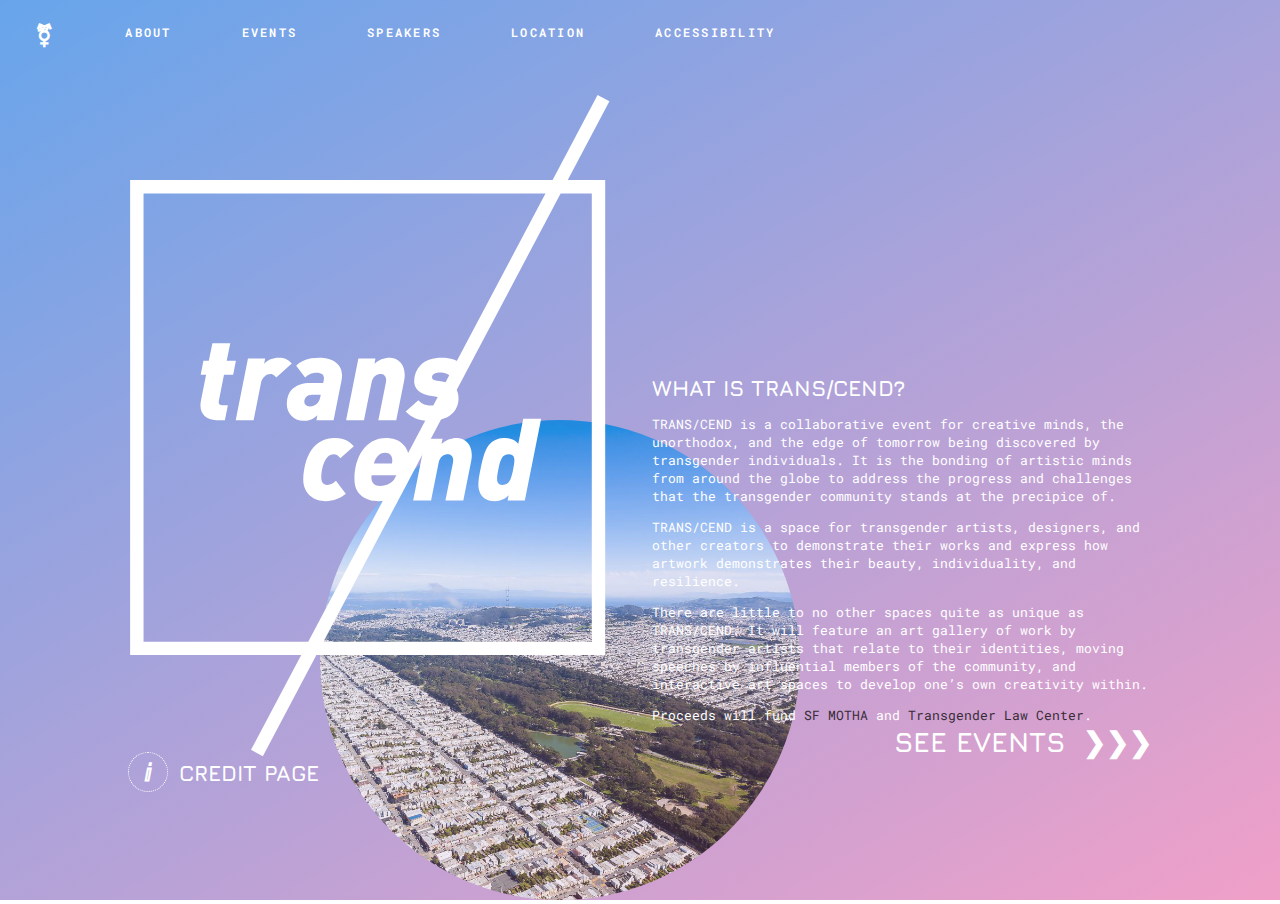
<file: html/about.html>
<!DOCTYPE html>
<html lang="en">

<head>
    <meta charset="utf-8">
    <title>TRANSCEND</title>
    <meta name="viewport" content="width=device-width, initial-scale=1">
    <link rel="stylesheet" href="../css/main.css">
    <link rel="apple-touch-icon" sizes="180x180" href="../img/favicon/apple-touch-icon.png">
    <link rel="icon" type="image/png" sizes="32x32" href="../img/favicon/favicon-32x32.png">
    <link rel="icon" type="image/png" sizes="16x16" href="../img/favicon/favicon-16x16.png">
</head>

<body>

    <nav>
        <div class="nav_button">
            <a href="../index.html">
                <span style="font-size: 22px">&#9895;</span>
            </a>
        </div>
        <div class="nav_button">
            <a href="#">About</a>
        </div>
        <div class="nav_button">
            <a href="events.html">Events</a>
        </div>
        <div class="nav_button">
            <a href="speakers.html">Speakers</a>
        </div>
        <div class="nav_button">
            <a href="location.html">Location</a>
        </div>
        <div class="nav_button">
            <a href="access.html">Accessibility</a>
        </div>
    </nav>

    <about>
        <h1>
            WHAT IS TRANS/CEND?
        </h1>
        <p>
            TRANS/CEND is a collaborative event for creative minds, the unorthodox, and the edge of tomorrow being discovered by transgender individuals. It is the bonding of artistic minds from around the globe to address the progress and challenges that the transgender community stands at the precipice of.
        </p>
        <p>
            TRANS/CEND is a space for transgender artists, designers, and other creators to demonstrate their works and express how artwork demonstrates their beauty, individuality, and resilience.
        </p>
        <p>
            There are little to no other spaces quite as unique as TRANS/CEND. It will feature an art gallery of work by transgender artists that relate to their identities, moving speeches by influential members of the community, and interactive art spaces to develop one’s own creativity within.
        </p>
        <p>
            Proceeds will fund <a href="https://www.sfmotha.org/">SF MOTHA</a> and <a href="https://transgenderlawcenter.org/">Transgender Law Center</a>.
        </p>
    </about>

    <div class="next_about_page">
        <a href="events.html">
            <h2>SEE EVENTS&nbsp; &#10095;&#10095;&#10095;</h2>
        </a>
    </div>

    <div class="circle_frame_1">

        <img src="../img/logo_square.svg">

    </div>
    <div class="circle_frame_2"><img src=../img/ggp.jpg> </div> <a href="credit.html">
        <div class="credit_link">
            <h2>&#8520;</h2>
        </div>
        <div class="credit_ex">
            <h1>credit page</h1>
        </div>
        </a>



</body></html>
</file>
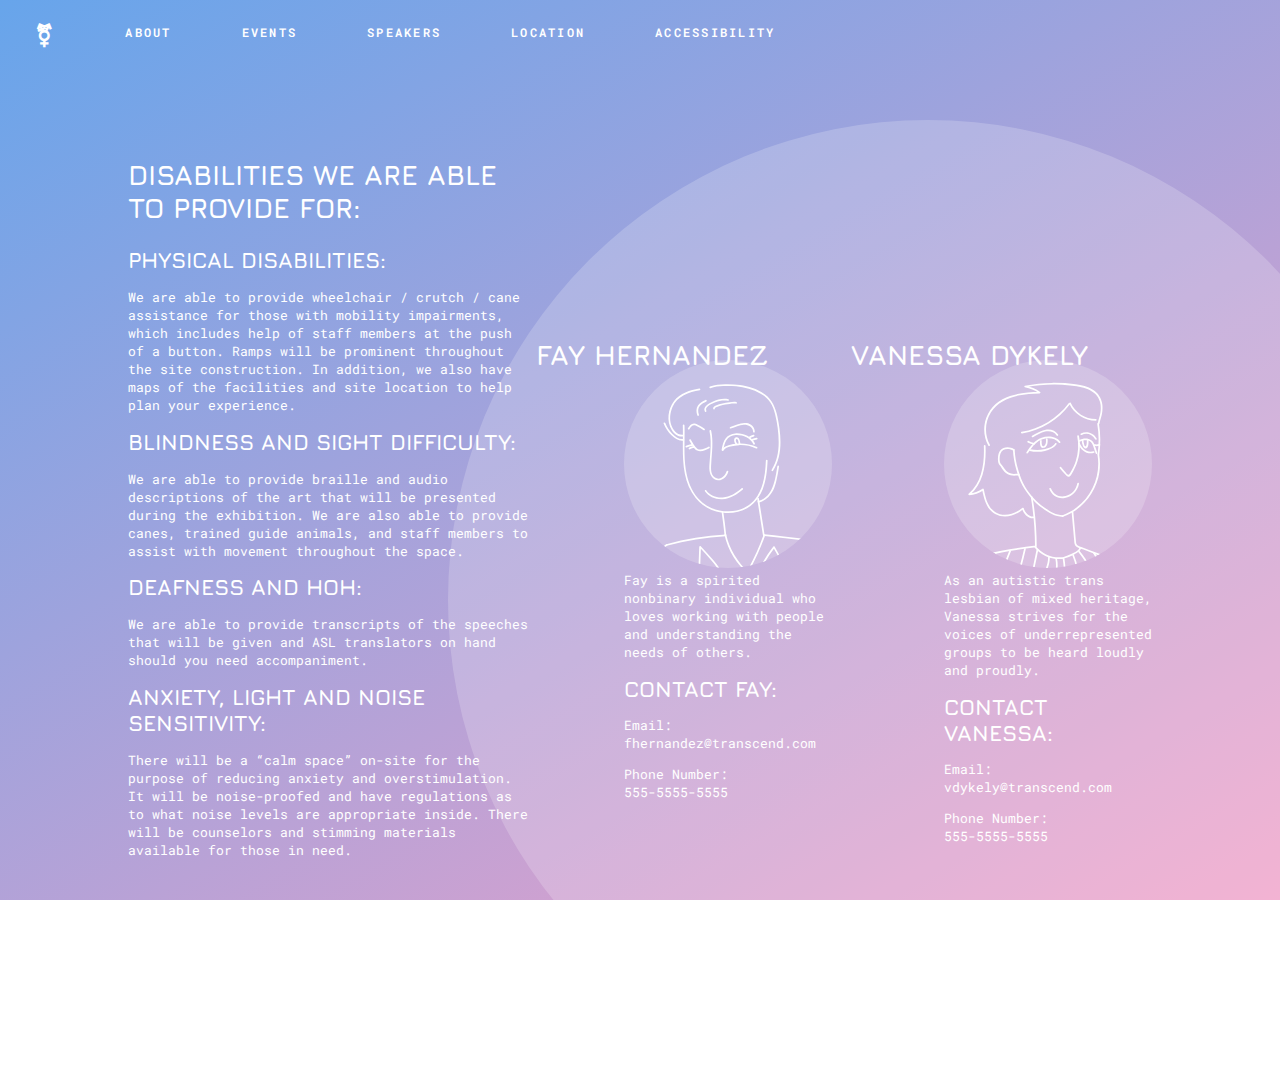
<file: html/access.html>
<!DOCTYPE html>
<html lang="en">

<head>
    <meta charset="utf-8">
    <title>TRANSCEND</title>
    <meta name="viewport" content="width=device-width, initial-scale=1">
    <link rel="stylesheet" href="../css/access_unique.css">
    <link rel="apple-touch-icon" sizes="180x180" href="../img/favicon/apple-touch-icon.png">
    <link rel="icon" type="image/png" sizes="32x32" href="../img/favicon/favicon-32x32.png">
    <link rel="icon" type="image/png" sizes="16x16" href="../img/favicon/favicon-16x16.png">
</head>

<body>

    <nav>
        <div class="nav_button">
            <a href="../index.html">
                <span style="font-size: 22px">&#9895;</span>
            </a>
        </div>
        <div class="nav_button">
            <a href="about.html">About</a>
        </div>
        <div class="nav_button">
            <a href="events.html">Events</a>
        </div>
        <div class="nav_button">
            <a href="speakers.html">Speakers</a>
        </div>
        <div class="nav_button">
            <a href="location.html">Location</a>
        </div>
        <div class="nav_button">
            <a href="#">Accessibility</a>
        </div>
    </nav>


    <div class="circle_frame_access"></div>

    <div class="circle_frame_access_1">

        <img src="../img/fae.svg">

    </div>
    <div class="access_1">
        <h2>FAY HERNANDEZ</h2>
    </div>
    <div class="access_1_text">
        <p>Fay is a spirited nonbinary individual who loves working with people and understanding the needs of others.</p>
        <h1>CONTACT FAY:</h1>
        <p>Email: <br>fhernandez@transcend.com</p>
        <p>Phone Number: <br>555-5555-5555</p>
    </div>

    <div class="circle_frame_access_2">
        <img src="../img/vanessa.svg">
    </div>
    <div class="access_2">
        <h2>VANESSA DYKELY</h2>
    </div>
    <div class="access_2_text">
        <p>As an autistic trans lesbian of mixed heritage, Vanessa strives for the voices of underrepresented groups to be heard loudly and proudly.</p>

        <h1>CONTACT VANESSA:</h1>
        <p>Email: <br>vdykely@transcend.com</p>
        <p>Phone Number: <br>555-5555-5555</p>
    </div>


    <div class="access_about">
        <h2>DISABILITIES WE ARE ABLE TO PROVIDE FOR:</h2>
        <h1>Physical Disabilities:</h1>
        <p>
            We are able to provide wheelchair / crutch / cane assistance for those with mobility impairments, which includes help of staff members at the push of a button. Ramps will be prominent throughout the site construction. In addition, we also have maps of the facilities and site location to help plan your experience.
        </p>
        <h1>Blindness and Sight Difficulty:</h1>
        <p>We are able to provide braille and audio descriptions of the art that will be presented during the exhibition. We are also able to provide canes, trained guide animals, and staff members to assist with movement throughout the space.</p>
        <h1>Deafness and HOH:</h1>
        <p>We are able to provide transcripts of the speeches that will be given and ASL translators on hand should you need accompaniment.</p>
        <h1>Anxiety, Light and Noise Sensitivity:</h1>
        <p>There will be a “calm space” on-site for the purpose of reducing anxiety and overstimulation. It will be noise-proofed and have regulations as to what noise levels are appropriate inside. There will be counselors and stimming materials available for those in need.</p>

        <div class="access_info">
            <h2>CONTACT OUR ACCESSIBILITY CHAIRS for further information:</h2>
            <h2>FAY HERNANDEZ</h2>
            <p>Fay is a spirited nonbinary individual who loves working with people and understanding the needs of others.</p>
            <h1>CONTACT FAY:</h1>
            <p>Email: <br>fhernandez@transcend.com</p>
            <p>Phone Number: <br>555-5555-5555</p>
            <br><br>
            <h2>VANESSA DYKELY</h2>
            <p>As an autistic trans lesbian of mixed heritage, Vanessa strives for the voices of underrepresented groups to be heard loudly and proudly.</p>
            <h1>CONTACT VANESSA:</h1>
            <p>Email: <br>vdykely@transcend.com</p>
            <p>Phone Number: <br>555-5555-5555</p>
        </div>

    </div>

</body></html>
</file>
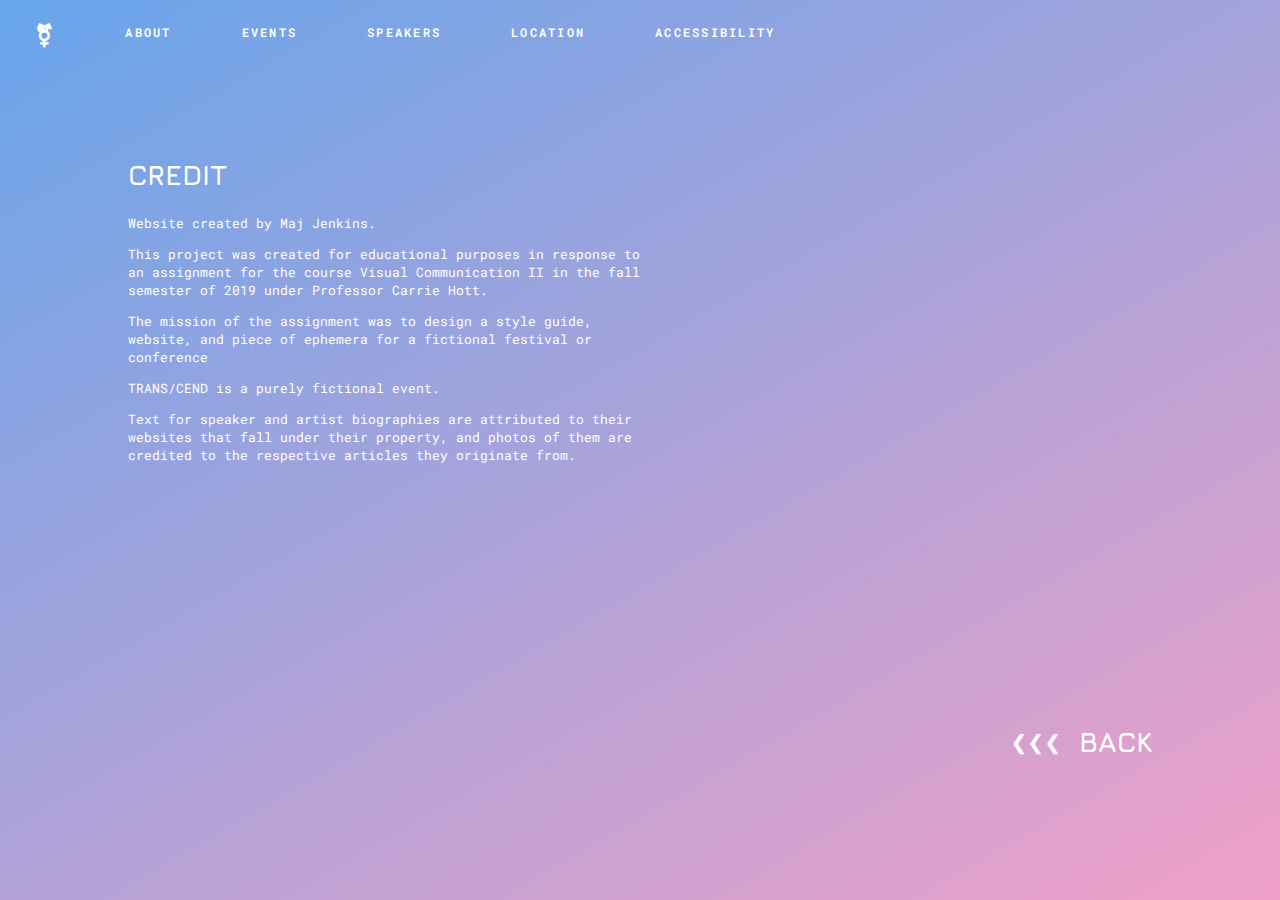
<file: html/credit.html>
<!DOCTYPE html>
<html lang="en">

<head>
    <meta charset="utf-8">
    <title>TRANSCEND</title>
    <meta name="viewport" content="width=device-width, initial-scale=1">
    <link rel="stylesheet" href="../css/main.css">
    <link rel="apple-touch-icon" sizes="180x180" href="../img/favicon/apple-touch-icon.png">
    <link rel="icon" type="image/png" sizes="32x32" href="../img/favicon/favicon-32x32.png">
    <link rel="icon" type="image/png" sizes="16x16" href="../img/favicon/favicon-16x16.png">
</head>

<body>

    <nav>
        <div class="nav_button">
            <a href="../index.html">
                <span style="font-size: 22px">&#9895;</span>
            </a>
        </div>
        <div class="nav_button">
            <a href="about.html">About</a>
        </div>
        <div class="nav_button">
            <a href="events.html">Events</a>
        </div>
        <div class="nav_button">
            <a href="speakers.html">Speakers</a>
        </div>
        <div class="nav_button">
            <a href="location.html">Location</a>
        </div>
        <div class="nav_button">
            <a href="access.html">Accessibility</a>
        </div>
    </nav>

    <div class="credit">
        <h2>CREDIT</h2>
        <p>Website created by Maj Jenkins.</p>
        <p>This project was created for educational purposes in response to an assignment for the course Visual Communication II in the fall semester of 2019 under Professor Carrie Hott.</p>
        <p>The mission of the assignment was to design a style guide, website, and piece of ephemera for a fictional festival or conference</p>
        <p>TRANS/CEND is a purely fictional event.</p>
        <p>Text for speaker and artist biographies are attributed to their websites that fall under their property, and photos of them are credited to the respective articles they originate from.</p>
    </div>

    <div class="credit_back">
        <a href="about.html">
            <h2>&#x276E;&#x276E;&#x276E;&nbsp; BACK</h2>
        </a>
    </div>

</body></html>
</file>
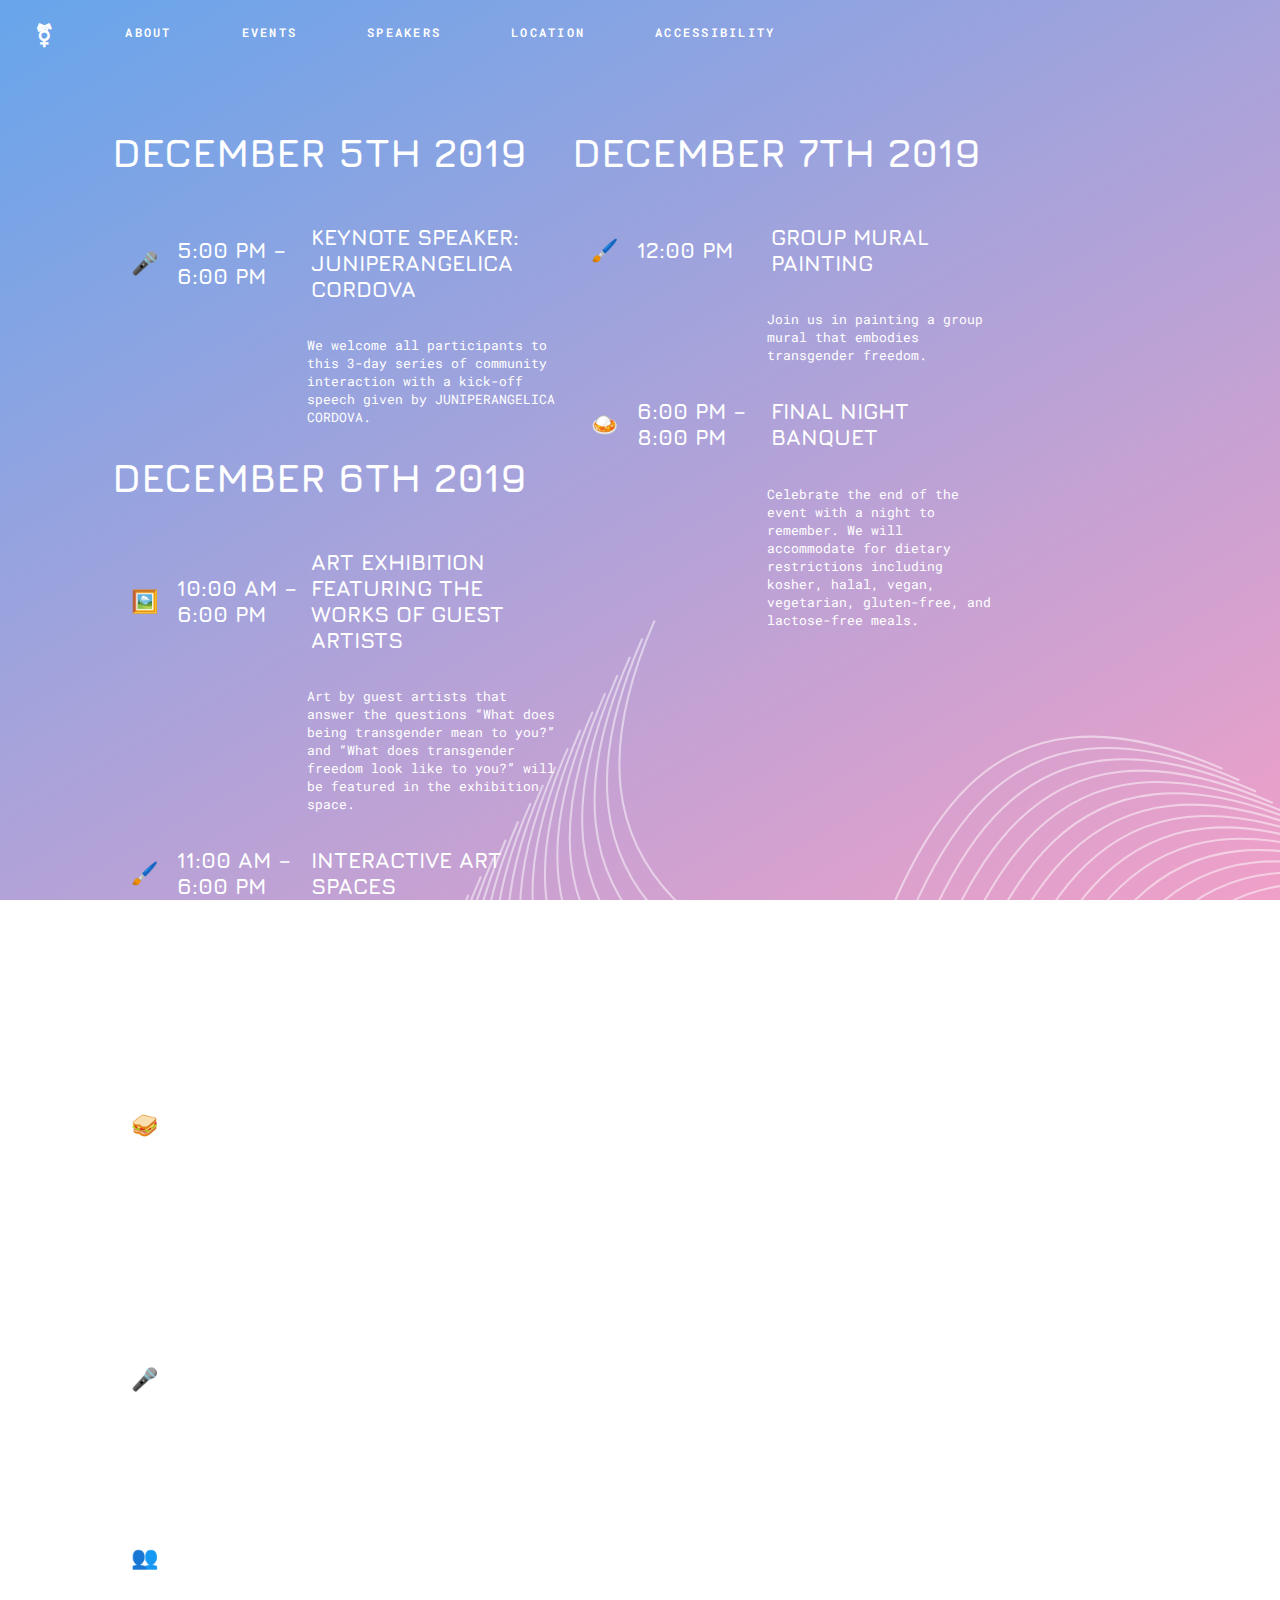
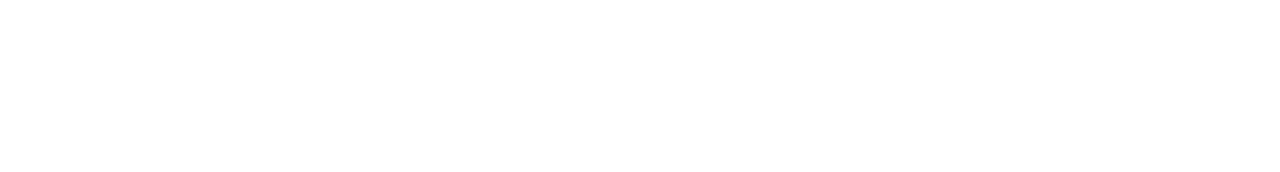
<file: html/events.html>
<!DOCTYPE html>
<html lang="en">

<head>
    <meta charset="utf-8">
    <title>TRANSCEND</title>
    <meta name="viewport" content="width=device-width, initial-scale=1">
    <link rel="stylesheet" href="../css/main.css">
    <link rel="apple-touch-icon" sizes="180x180" href="../img/favicon/apple-touch-icon.png">
    <link rel="icon" type="image/png" sizes="32x32" href="../img/favicon/favicon-32x32.png">
    <link rel="icon" type="image/png" sizes="16x16" href="../img/favicon/favicon-16x16.png">
</head>

<body>

    <nav>
        <div class="nav_button">
            <a href="../index.html">
                <span style="font-size: 22px">&#9895;</span>
            </a>
        </div>
        <div class="nav_button">
            <a href="about.html">About</a>
        </div>
        <div class="nav_button">
            <a href="#">Events</a>
        </div>
        <div class="nav_button">
            <a href="speakers.html">Speakers</a>
        </div>
        <div class="nav_button">
            <a href="location.html">Location</a>
        </div>
        <div class="nav_button">
            <a href="access.html">Accessibility</a>
        </div>
    </nav>

    <div id="events">
        <div class="grid-item">
            <h1>DECEMBER 5TH 2019</h1>
            <table>
                <th class="icon">🎤</th>
                <th class="time">
                    5:00 PM – 6:00 PM
                </th>
                <th>
                    <h2>KEYNOTE SPEAKER: JUNIPERANGELICA CORDOVA</h2>
                </th>
            </table>
            <p>We welcome all participants to this 3-day series of community interaction with a kick-off speech given by JUNIPERANGELICA CORDOVA.</p>

            <h1>DECEMBER 6TH 2019</h1>
            <table>
                <th class="icon">🖼️</th>
                <th class="time">
                    10:00 AM – 6:00 PM
                </th>
                <th>
                    <h2>Art Exhibition featuring the works of Guest Artists</h2>
                </th>
            </table>
            <p>Art by guest artists that answer the questions “What does being transgender mean to you?” and “What does transgender freedom look like to you?” will be featured in the exhibition space.</p>

            <table>
                <th class="icon">🖌️</th>
                <th class="time">
                    11:00 AM – 6:00 PM
                </th>
                <th>
                    <h2>Interactive Art Spaces</h2>
                </th>
            </table>
            <p>We invite participants to come into our interactive art spaces to create their own art throughout the day. We will have supplies for the mediums of: painting, drawing, sculpture and pottery, woodcarving, and wax carving.
            </p>

            <table>
                <th class="icon">🥪</th>
                <th class="time">
                    12:00 PM
                </th>
                <th>
                    <h2>Lunch</h2>
                </th>
            </table>
            <p>A time to regenerate our energy with food. We will accommodate for dietary restrictions including kosher, halal, vegan, vegetarian, gluten-free, and lactose-free meals.
            </p>

            <table>
                <th class="icon">🎤</th>
                <th class="time">
                    1:00 PM
                </th>
                <th>
                    <h2>Artist Panel — How can we access transgender resilience through art?
                    </h2>
                </th>
            </table>
            <p>Led by guest artists.</p>

            <table>
                <th class="icon">👥</th>
                <th class="time">
                    2:30 PM –
                    5:00 PM
                </th>
                <th>
                    <h2>Workshop Sessions 1 and 2</h2>
                </th>
            </table>
            <p>Immigration Justice</p>
            <p>Physical Transition(s)</p>
            <p>Racial Intersections</p>
            <p>L with the T: Lesbian Activism</p>
            <p>Nonbinary Activism</p>
        </div>
        <div class="grid-item">
            <h1>DECEMBER 7TH 2019</h1>
            <table>
                <th class="icon">🖌️</th>
                <th class="time">
                    12:00 PM
                </th>
                <th>
                    <h2>Group Mural Painting</h2>
                </th>
            </table>
            <p>Join us in painting a group mural that embodies transgender freedom.</p>

            <table>
                <th class="icon">🍛</th>
                <th class="time">
                    6:00 PM –
                    8:00 PM
                </th>
                <th>
                    <h2>Final Night Banquet</h2>
                </th>
            </table>
            <p>Celebrate the end of the event with a night to remember. We will accommodate for dietary restrictions including kosher, halal, vegan, vegetarian, gluten-free, and lactose-free meals.
            </p>
        </div>
    </div>

    <div class="pattern">
        <img src="../img/Pattern_1.svg">
    </div>


</body></html>
</file>
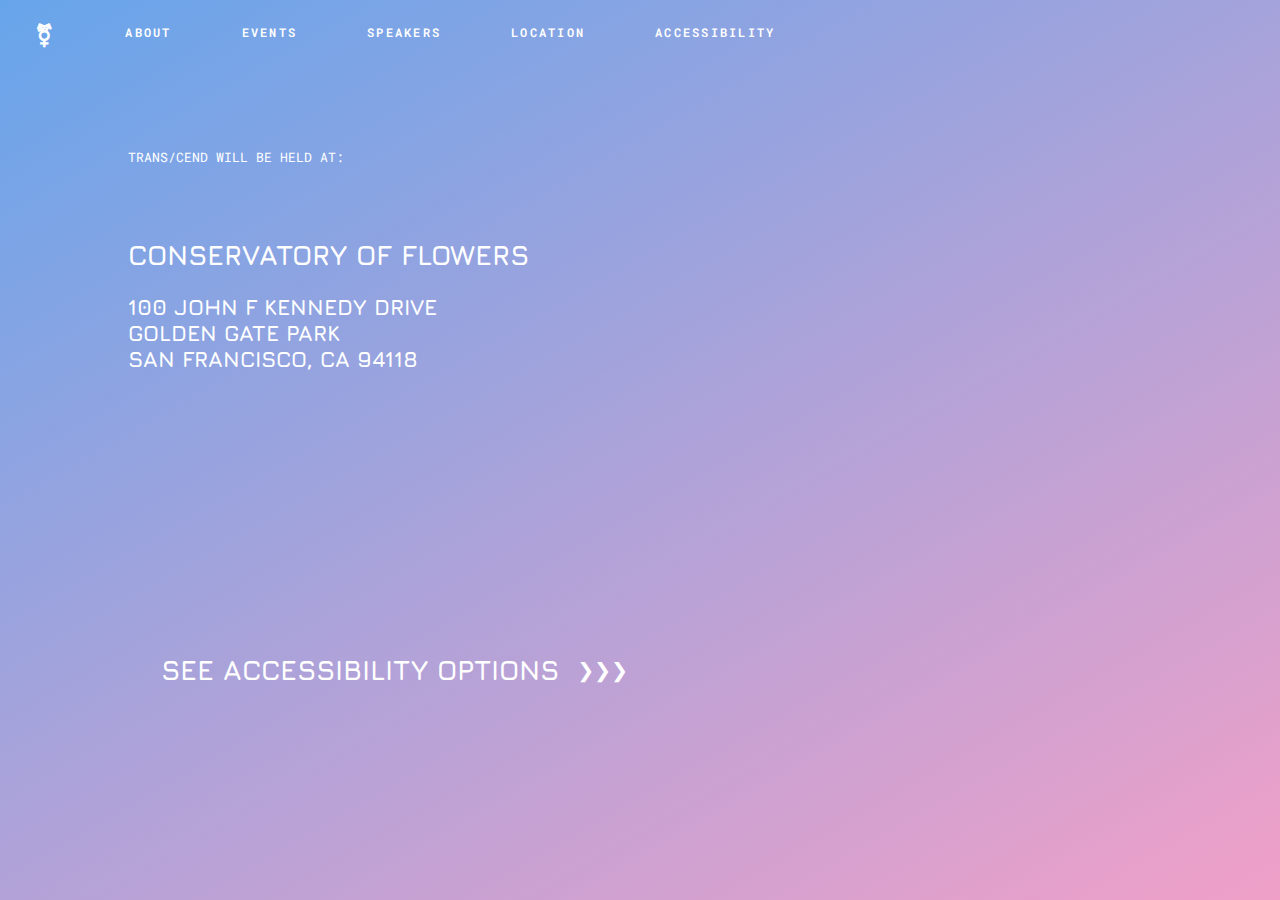
<file: html/location.html>
<!DOCTYPE html>
<html lang="en">

<head>
    <meta charset="utf-8">
    <title>TRANSCEND</title>
    <meta name="viewport" content="width=device-width, initial-scale=1">
    <link rel="stylesheet" href="../css/main.css">
    <link rel="apple-touch-icon" sizes="180x180" href="../img/favicon/apple-touch-icon.png">
    <link rel="icon" type="image/png" sizes="32x32" href="../img/favicon/favicon-32x32.png">
    <link rel="icon" type="image/png" sizes="16x16" href="../img/favicon/favicon-16x16.png">
</head>

<body>

    <nav>
        <div class="nav_button">
            <a href="../index.html">
                <span style="font-size: 22px">&#9895;</span>
            </a>
        </div>
        <div class="nav_button">
            <a href="about.html">About</a>
        </div>
        <div class="nav_button">
            <a href="events.html">Events</a>
        </div>
        <div class="nav_button">
            <a href="speakers.html">Speakers</a>
        </div>
        <div class="nav_button">
            <a href="#">Location</a>
        </div>
        <div class="nav_button">
            <a href="access.html">Accessibility</a>
        </div>
    </nav>



    <div class="location">
        <p>TRANS/CEND WILL BE HELD AT:</p><br><br>
        <h2>Conservatory of Flowers</h2>
        <h1>100 John F Kennedy Drive<br>
            Golden Gate Park<br>
            San Francisco, CA 94118</h1>
    </div>

    <div class="next_location_page">
        <a href="access.html">
            <h2>SEE ACCESSIBILITY OPTIONS&nbsp; &#10095;&#10095;&#10095;</h2>
        </a>
    </div>

    <iframe src="https://www.google.com/maps/embed?pb=!4v1574304331322!6m8!1m7!1s0gLOk5AChBlZDcVguhHoaw!2m2!1d37.772012319034!2d-122.4600836977249!3f342.94887400702464!4f-3.5980991373773605!5f0.7820865974627469" width="700" height="700" frameborder="0" style="border:0;" allowfullscreen=""></iframe>


</body></html>
</file>
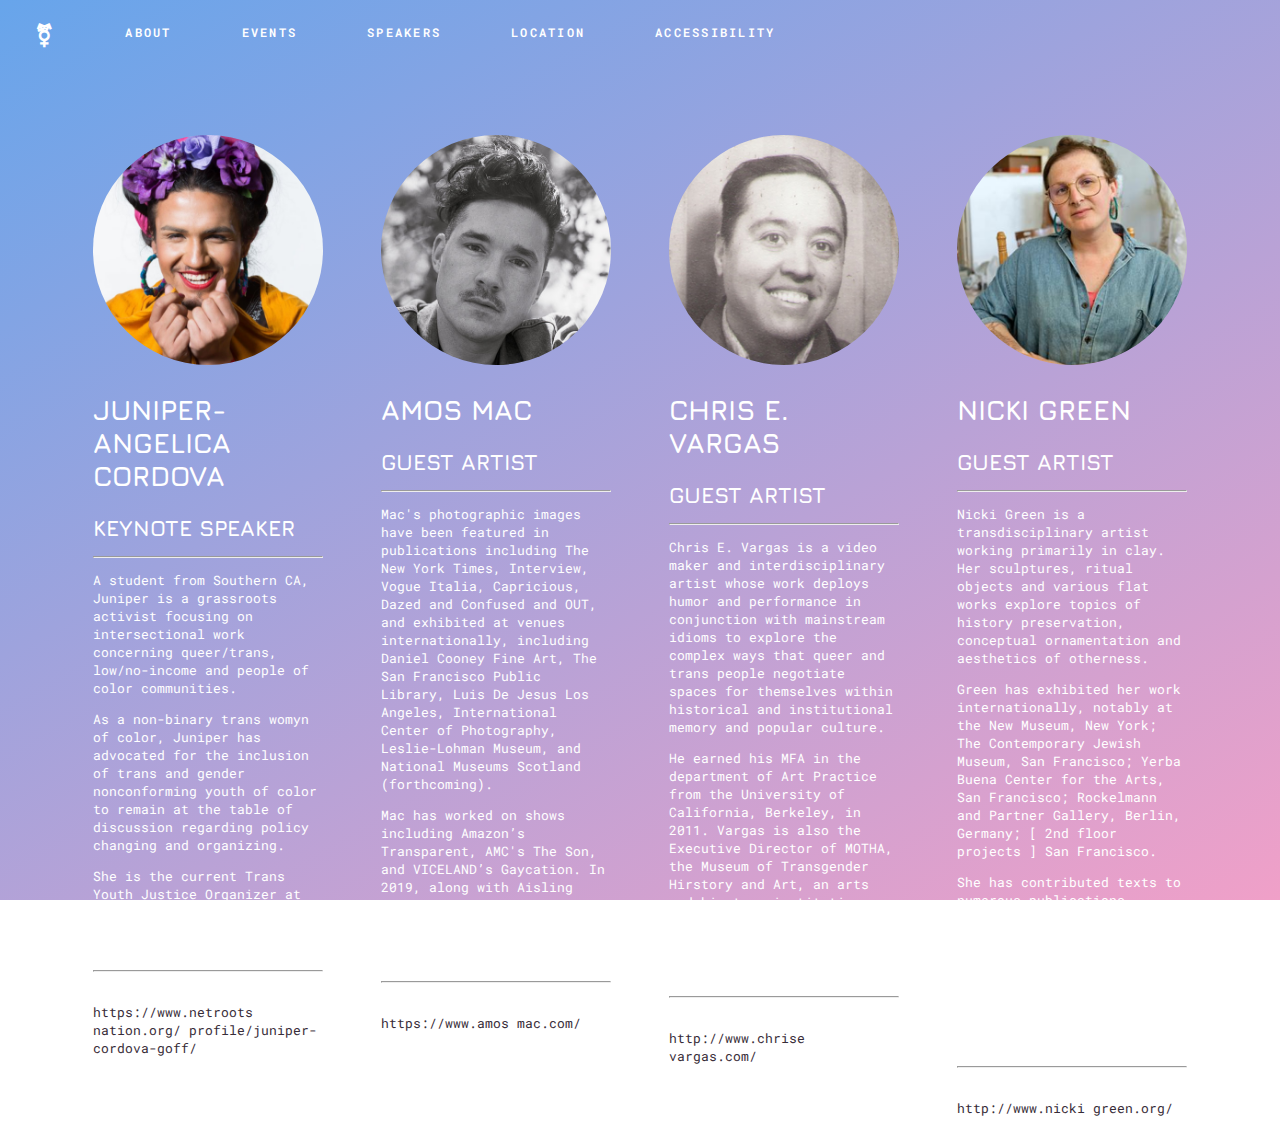
<file: html/speakers.html>
<!DOCTYPE html>
<html lang="en">

<head>
    <meta charset="utf-8">
    <title>TRANSCEND</title>
    <meta name="viewport" content="width=device-width, initial-scale=1">
    <link rel="stylesheet" href="../css/main.css">
    <link rel="apple-touch-icon" sizes="180x180" href="../img/favicon/apple-touch-icon.png">
    <link rel="icon" type="image/png" sizes="32x32" href="../img/favicon/favicon-32x32.png">
    <link rel="icon" type="image/png" sizes="16x16" href="../img/favicon/favicon-16x16.png">
</head>

<body>

    <nav>
        <div class="nav_button">
            <a href="../index.html">
                <span style="font-size: 22px">&#9895;</span>
            </a>
        </div>
        <div class="nav_button">
            <a href="about.html">About</a>
        </div>
        <div class="nav_button">
            <a href="events.html">Events</a>
        </div>
        <div class="nav_button">
            <a href="#">Speakers</a>
        </div>
        <div class="nav_button">
            <a href="location.html">Location</a>
        </div>
        <div class="nav_button">
            <a href="access.html">Accessibility</a>
        </div>
    </nav>


    <div class="speakers_content">
        <div class="speakers_wide_bio">
            <img src="../img/juniper.png" alt="juniper">
            <h2>JUNIPER-ANGELICA CORDOVA</h2>
            <h1>Keynote Speaker</h1>
            <hr>
            <p>A student from Southern CA, Juniper is a grassroots activist focusing on intersectional work concerning queer/trans, low/no-income and people of color communities.</p>
            <p>As a non-binary trans womyn of color, Juniper has advocated for the inclusion of trans and gender nonconforming youth of color to remain at the table of discussion regarding policy changing and organizing.</p>
            <p>She is the current Trans Youth Justice Organizer at the Genders and Sexualities Alliance, leading the TRUTH Project.</p>
            <hr>
            <p>Text adapted from: <a href="https://www.netrootsnation.org/profile/juniper-cordova-goff/">https://www.netroots
                    nation.org/ profile/juniper-cordova-goff/</a></p>
        </div>

        <div class="speakers_wide_bio">
            <img src="../img/amos.png" alt="amos">
            <h2>AMOS MAC</h2>
            <h1>Guest Artist</h1>
            <hr>
            <p>Mac's photographic images have been featured in publications including The New York Times, Interview, Vogue Italia, Capricious, Dazed and Confused and OUT, and exhibited at venues internationally, including Daniel Cooney Fine Art, The San Francisco Public Library, Luis De Jesus Los Angeles, International Center of Photography, Leslie-Lohman Museum, and National Museums Scotland (forthcoming).
            </p>
            <p>Mac has worked on shows including Amazon’s Transparent, AMC's The Son, and VICELAND’s Gaycation. In 2019, along with Aisling Chin-Yee, Mac co-wrote a hybrid documentary-drama, Billy Tipton, for Parabola Films.</p>
            <hr>
            <p>Text adapted from: <a href="https://www.amosmac.com/">https://www.amos
                    mac.com/</a></p>
        </div>

        <div class="speakers_wide_bio">
            <img src="../img/chris.png" alt="chris">
            <h2>CHRIS E. VARGAS</h2>
            <h1>Guest Artist</h1>
            <hr>
            <p>Chris E. Vargas is a video maker and interdisciplinary artist whose work deploys humor and performance in conjunction with mainstream idioms to explore the complex ways that queer and trans people negotiate spaces for themselves within historical and institutional memory and popular culture. </p>
            <p>He earned his MFA in the department of Art Practice from the University of California, Berkeley, in 2011. Vargas is also the Executive Director of MOTHA, the Museum of Transgender Hirstory and Art, an arts and hirstory institution highlighting the contributions of trans art to the cultural and political landscape.
            </p>
            <hr>
            <p>Text adapted from: <a href="http://www.chrisevargas.com/">http://www.chrise
                    vargas.com/</a></p>
        </div>

        <div class="speakers_wide_bio">
            <img src="../img/nicki.png" alt="nicki">
            <h2>NICKI GREEN</h2>
            <h1>Guest Artist</h1>
            <hr>
            <p>Nicki Green is a transdisciplinary artist working primarily in clay. Her sculptures, ritual objects and various flat works explore topics of history preservation, conceptual ornamentation and aesthetics of otherness.</p>
            <p>Green has exhibited her work internationally, notably at the New Museum, New York; The Contemporary Jewish Museum, San Francisco; Yerba Buena Center for the Arts, San Francisco; Rockelmann and Partner Gallery, Berlin, Germany; [ 2nd floor projects ] San Francisco. </p>
            <p>She has contributed texts to numerous publications including a recent piece in Duke University Press’ Transgender Studies Quarterly and a piece in Fermenting Feminism, Copenhagen. Green lives and works in the San Francisco Bay Area.
            </p>
            <hr>
            <p>Text adapted from: <a href="http://www.nickigreen.org/">http://www.nicki
                    green.org/</a></p>
        </div>
    </div>




</body></html>
</file>
<file: css/main.css>
@import url('https://fonts.googleapis.com/css?family=Jura|Roboto+Mono&display=swap');

/* Global Overrides */

html {
    box-sizing: border-box;
}

*,
*:before,
*:after {
    box-sizing: inherit;
}

/* Global Styles */

body {
    text-align: left;
    margin: 0;
    background: #67a5eb;
    background: linear-gradient(150deg, #67a5eb, #f0a0c8);
    background-repeat: no-repeat;
    background-attachment: fixed;
    cursor: crosshair;
}

::selection {
    color: white;
    background: #f0a0c8;
}

/* Navigation */
nav {
    background-color: none;
    font-family: 'Roboto Mono', monospace;
    display: flex;
    flex-direction: row;
}

.nav_button {
    padding: 20px;
    -webkit-user-select: none;
    /* Safari */
    -khtml-user-select: none;
    /* Konqueror HTML */
    -moz-user-select: none;
    /* Old versions of Firefox */
    -ms-user-select: none;
    /* Internet Explorer/Edge */
    user-select: none;
    /* Non-prefixed version, currently
                                  supported by Chrome, Opera and Firefox */
}

nav a {
    color: white;
    text-decoration: none;
    font-weight: 600;
    text-transform: uppercase;
    font-size: 0.75em;
    letter-spacing: 0.1875em;
    padding: 1.25em 1.25em;
    text-shadow: none;
    text-transform: uppercase;
}

nav a:hover {
    letter-spacing: 0.3em;
    transition: 0.5s;
    cursor: cell;
}

/*====MAIN======================================*/

audio {
    position: absolute;
    top: 0.3em;
    right: 0.3em;
    height: 3em;
    font-family: 'Jura', monospace;
    opacity: 0.8;
}

audio:hover {
    cursor:
}

/* Center */

section {
    height: 100%;
    overflow: hidden;
}

.bg {
    position: fixed;
    top: 0;
    left: 0;
    min-width: 100%;
    min-height: 100%;
    z-index: -10;
    overflow: hidden;
    animation-name: fade-in-bg;
    animation-delay: 0.2s;
    animation-duration: 3s;
    animation-fill-mode: both;
}

@media screen and (max-width: 1600px) {

    .bg,
    video {
        transform: scale(1.5);
    }
}

@media screen and (max-width: 1300px) {

    .bg,
    video {
        transform: scale(2.5);
    }
}

@media screen and (max-width: 1050px) {

    .bg,
    video {
        transform: scale(3);
    }
}

video {
    display: block;
    width: 100%;
    height: auto;
}

@keyframes fade-in-bg {
    0% {
        opacity: 0;
        transform: scale(1.4)
    }

    100% {
        opacity: 0.4;
        transform: scale(1.4)
    }
}

img {
    pointer-events: none;
}

.logo {
    position: absolute;
    height: 300px;
    margin-left: -130px;
    margin-top: -130px;
    top: 50%;
    left: 50%;
    z-index: 10;
    animation-name: fade-in-up;
    animation-delay: 1.5s;
    animation-duration: 4s;
    animation-fill-mode: both;
}

@keyframes fade-in-up {
    0% {
        opacity: 0;
        transform: translateY(50px)
    }

    100% {
        opacity: 1;
        transform: translateY(0px)
    }
}

/*=========ABOUT================================*/

about {
    width: 500px;
    position: absolute;
    right: 10%;
    top: 40%;
    z-index: 10;
}

h1 {
    color: white;
    font-family: 'Jura', monospace;
    font-size: 22px;
    text-transform: uppercase;
}

h2 {
    color: white;
    font-family: 'Jura', monospace;
    font-size: 28px;
    text-transform: uppercase;
}

p {
    color: white;
    font-family: 'Roboto Mono', monospace;
    font-size: 13px;
}

a {
    text-decoration: none;
    color: #372c37;
}

a:hover {
    letter-spacing: 0.1em;
    transition: 0.5s;
    cursor: cell;
}

.next_about_page {
    width: 300px;
    text-align: right;
    position: absolute;
    right: 10%;
    top: 78%;
    z-index: 10;
}

.next_about_page a {
    text-decoration: none;
    color: white;
}

.next_about_page a:hover {
    transition: 0.5s;
    font-style: italic;
    letter-spacing: none;
}

.circle_frame_1 {
    position: absolute;
    left: 0%;
    top: 8%;
    width: 45em;
    height: 45em;
    background: none;
    border-radius: 50%;
    z-index: 2;
}

.circle_frame_2 {
    position: absolute;
    left: 25%;
    bottom: 0%;
    width: 30em;
    height: 30em;
    background: none;
    z-index: 1;
}

.circle_frame_2 img {
    z-index: 0;
    height: 30em;
    opacity: 0.8;
    border-radius: 50%;
}


/*==========EVENTS=============================*/

#events {
    margin-top: 2em;
    margin-left: 7em;
    display: grid;
    width: 70%;
    /*background-color: rgba(255, 255, 255, 0.3); */
    grid-template-columns: 2;
    grid-template-rows: 10;
    border-color: white;
}

#events h1 {
    font-size: 40px;
}

#events h2 {
    font-size: 22px;
}

#events p {
    margin-left: 15em;
}

.grid-item {
    grid-row: 1/2;
    margin-right: 1em;
}

table {
    margin-left: 1em;
}

.time {
    font-size: 22px;
    margin-left: 1em;
    font-family: 'Jura', monospace;
    color: white;
    width: 6em;
}

.icon {
    font-size: 22px;
    margin-left: 1em;
    font-family: 'Jura', monospace;
    color: white;
    width: 2em;
}

table:hover {
    font-size: 30px;
    transition: 0.5s;
}

.pattern {
    position: absolute;
    bottom: -60%;
    right: 0%;
    width: 60em;
    height: 60em;
    overflow: hidden;
    z-index: -10;
}

.pattern img {
    position: absolute;
    top: -5%;
    left: 5%;
    width: 80em;
    height: auto;
    transform: rotate(90deg);
    opacity: 0.5;
}


/*==========LOCATION============================*/

.location {
    width: 500px;
    position: absolute;
    left: 10%;
    top: 15%;
    z-index: 1;
}

.next_location_page {
    width: 500px;
    text-align: right;
    position: absolute;
    left: 10%;
    top: 70%;
}

.next_location_page a {
    text-decoration: none;
    text-shadow: none;
    color: white;
}

.next_location_page a:hover {
    transition: 0.5s;
    font-style: italic;
    letter-spacing: none;
}

iframe {
    border-radius: 50%;
    z-index: 2;
    position: absolute;
    right: 5%;
    top: 15%;
}

/*==========SPEAKERS============================*/

.speakers_content {
    display: flex;
    flex-direction: row;
    flex-wrap: wrap;
    width: 90%;
    justify-content: space-around;
    position: absolute;
    top: 15%;
    left: 50%;
    margin-left: -45%;
}

.speakers_wide_bio {
    width: 20%;
    font-family: 'Roboto Mono', monospace;
    color: white;
    text-align: left;
}

.speakers_wide_bio img {
    border-radius: 50%;
    width: 100%;
    height: auto;
}

.speakers_wide_bio:hover {
    transform: scale(1.05);
    transition: 0.5s;
}

/*========CREDIT================================*/

.credit {
    position: absolute;
    left: 10%;
    top: 15%;
    width: 33em;
}

.credit_back {
    width: 300px;
    text-align: right;
    position: absolute;
    right: 10%;
    top: 78%;
    z-index: 10;
}

.credit_link {
    box-sizing: border-box;
    width: 2.5em;
    height: 2.5em;
    border: 1px dotted white;
    border-radius: 50%;
    position: absolute;
    left: 10%;
    bottom: 12%;
    color: white;
    text-align: center;
    display: flex;
    flex-direction: row;
    justify-content: center;
}

.credit_link h2 {
    align-self: center;
    font-size: 150%;
}

.credit_link:hover {
    cursor: cell;
    border: 1px solid #372c37;
    transition: 1s;
    transform: scale(1.2);
}

.credit_link:hover h2 {
    color: #372c37;
    transition: 1s;
    transform: scale(1.2);
}

.credit_ex {
    position: absolute;
    bottom: 11%;
    text-align: center;
    left: 14%;
}

.credit_back:hover {
    transition: 0.5s;
    font-style: italic;
    letter-spacing: none;
}

/*===========================================*/
@media screen and (max-width: 1260px) {
    .circle_frame_1 {
        display: none;
    }

    .circle_frame_2 {
        display: none;
    }

    .icon {
        display: none;
    }

    #events p {
        margin-left: 0em;
    }

    .pattern {
        display: none;
    }

    .location {
        top: 10%;
    }

    iframe {
        left: 10%;
        top: 45%;
        border-radius: 25%;
        width: 600px;
        height: 600px;
    }

    .next_location_page {
        left: 10%;
        top: 36%;
    }

    .speakers_wide_bio img {
        width: 80%;
    }
}


/*===========================================*/


@media screen and (max-width: 960px) {
    html {
        font-size: 60%;
    }

    audio {
        display: none;
    }

    .logo {
        position: absolute;
        height: 300px;
        margin-left: -80px;
        margin-top: -100px;
        top: 50%;
        left: 40%;
    }

    .bg {
        display: none;
    }

    nav {
        width: 100%;
        font-size: 200%;
        flex-direction: row;
        flex-wrap: wrap;
        justify-content: space-around;
    }

    .nav_button {
        background-color: rgba(240, 160, 200, 0.5);
        border-radius: 25em;
        margin: 0.4em;
    }

    about {
        top: 30%;
    }

    .next_about_page {
        top: 75%;
    }

    #events {
        display: block;
    }

    .grid-item {
        grid-row: 1;
    }

    .location {
        top: 20%;
    }

    iframe {
        left: 10%;
        top: 55%;
        width: 80%;
        height: 60%;
    }

    .next_location_page {
        left: 10%;
        top: 45%;
    }

    .speakers_content {
        top: 25%;
    }

    .speakers_wide_bio {
        width: 35%;
        margin: 1em;
    }
}

/*===========================================*/
@media screen and (max-width: 660px) {
    html {
        font-size: 40%;
    }

    body {
        background-repeat: repeat-y;
    }

    .logo {
        position: absolute;
        height: 300px;
        margin-left: -115px;
        margin-top: -100px;
        top: 50%;
        left: 40%;
    }

    nav {
        width: 100%;
        font-size: 300%;
    }

    about {
        top: 55%;
        width: 80%;
    }

    .next_about_page {
        display: none;
    }

    .credit_ex {
        display: none;
    }

    .circle_frame_1 {
        display: none;
    }

    .circle_frame_2 {
        display: none;
    }

    .time {
        margin-left: none;
        font-size: 18px;
        width: 3em;
        margin-right: 1em;
    }

    .location {
        top: 50%;
        width: 80%;
    }

    iframe {
        left: 10%;
        top: 90%;
        width: 80%;
        height: 40%;
    }

    .next_location_page {
        display: none;
    }

    .speakers_content {
        top: 45%;
        flex-direction: column;
        align-content: center;
    }

    .speakers_wide_bio {
        width: 80%;
        margin: 5em;
    }

    .speakers_wide_bio img {
        width: 80%;
    }

    .credit_link {
        display: none;
    }

}
</file>
<file: css/access_unique.css>
@import url('https://fonts.googleapis.com/css?family=Jura|Roboto+Mono&display=swap');

/* Global Overrides */

html {
    box-sizing: border-box;
}

*,
*:before,
*:after {
    box-sizing: inherit;
}

/* Global Styles */

body {
    text-align: left;
    margin: 0;
    background: #67a5eb;
    background: linear-gradient(150deg, #67a5eb, #f0a0c8);
    background-repeat: no-repeat;
    background-attachment: fixed;
    cursor: crosshair;
    overflow: hidden;
}

::selection {
    color: white;
    background: #f0a0c8;
}

/* Navigation */
nav {
    background-color: none;
    font-family: 'Roboto Mono', monospace;
    display: flex;
    flex-direction: row;
}

.nav_button {
    padding: 20px;
    -webkit-user-select: none;
    /* Safari */
    -khtml-user-select: none;
    /* Konqueror HTML */
    -moz-user-select: none;
    /* Old versions of Firefox */
    -ms-user-select: none;
    /* Internet Explorer/Edge */
    user-select: none;
    /* Non-prefixed version, currently
                                  supported by Chrome, Opera and Firefox */
}

nav a {
    color: white;
    text-decoration: none;
    font-weight: 600;
    text-transform: uppercase;
    font-size: 0.75em;
    letter-spacing: 0.1875em;
    padding: 1.25em 1.25em;
    text-shadow: none;
    text-transform: uppercase;
}

nav a:hover {
    letter-spacing: 0.3em;
    transition: 0.5s;
    cursor: cell;
}

/*====MAIN======================================*/

audio {
    position: absolute;
    top: 0.3em;
    right: 0.3em;
    height: 3em;
    font-family: 'Jura', monospace;
    opacity: 0.8;
}

audio:hover {
    cursor:
}

/* Center */

section {
    height: 100%;
    overflow: hidden;
}

.bg {
    position: fixed;
    top: 0;
    left: 0;
    min-width: 100%;
    min-height: 100%;
    z-index: -10;
    overflow: hidden;
    animation-name: fade-in-bg;
    animation-delay: 0.2s;
    animation-duration: 3s;
    animation-fill-mode: both;
}

@media screen and (max-width: 1600px) {

    .bg,
    video {
        transform: scale(1.5);
    }
}

@media screen and (max-width: 1300px) {

    .bg,
    video {
        transform: scale(2.5);
    }
}

@media screen and (max-width: 1050px) {

    .bg,
    video {
        transform: scale(3);
    }
}

video {
    display: block;
    width: 100%;
    height: auto;
}

@keyframes fade-in-bg {
    0% {
        opacity: 0;
        transform: scale(1.4)
    }

    100% {
        opacity: 0.4;
        transform: scale(1.4)
    }
}

img {
    pointer-events: none;
}

.logo {
    position: absolute;
    height: 300px;
    margin-left: -130px;
    margin-top: -130px;
    top: 50%;
    left: 50%;
    z-index: 10;
    animation-name: fade-in-up;
    animation-delay: 1.5s;
    animation-duration: 4s;
    animation-fill-mode: both;
}

@keyframes fade-in-up {
    0% {
        opacity: 0;
        transform: translateY(50px)
    }

    100% {
        opacity: 1;
        transform: translateY(0px)
    }
}

/*=========ABOUT================================*/

about {
    width: 500px;
    position: absolute;
    right: 10%;
    top: 40%;
    z-index: 10;
}

h1 {
    color: white;
    font-family: 'Jura', monospace;
    font-size: 22px;
    text-transform: uppercase;
}

h2 {
    color: white;
    font-family: 'Jura', monospace;
    font-size: 28px;
    text-transform: uppercase;
}

p {
    color: white;
    font-family: 'Roboto Mono', monospace;
    font-size: 13px;
}

a {
    text-decoration: none;
    color: #67a5eb;
    text-shadow: 1px 1px #f0a0c8;
}

a:hover {
    letter-spacing: 0.1em;
    transition: 0.5s;
    cursor: cell;
}


/*===========ACCESS===========================*/
.circle_frame_access {
    position: absolute;
    right: -10%;
    bottom: -20%;
    width: 60em;
    height: 60em;
    background: rgba(255, 255, 255, 0.2);
    border-radius: 50%;
    z-index: -2;
}

.circle_frame_access_1 {
    position: absolute;
    right: 35%;
    top: 40%;
    width: 13em;
    height: 13em;
    background: rgba(255, 255, 255, 0.2);
    border-radius: 50%;
    z-index: 1;
    overflow: hidden;
}

.circle_frame_access_2 {
    position: absolute;
    right: 10%;
    top: 40%;
    width: 13em;
    height: 13em;
    background: rgba(255, 255, 255, 0.2);
    border-radius: 50%;
    z-index: 1;
    overflow: hidden;
}

.access_1 {
    position: absolute;
    right: 40%;
    top: 35%;
}

.access_2 {
    position: absolute;
    right: 15%;
    top: 35%;
}

.access_1_text {
    position: absolute;
    right: 35%;
    top: 62%;
    width: 13em;
}

.access_2_text {
    position: absolute;
    right: 10%;
    top: 62%;
    width: 13em;
}

.access_about {
    position: absolute;
    width: 400px;
    left: 10%;
    top: 15%;
}

.access_info {
    display: none;
    margin-top: 150px;
}

@media screen and (min-width: 1460px) {
    .circle_frame_access_1 {
        position: absolute;
        right: 30%;
        top: 40%;
        width: 13em;
        height: 13em;
        background: rgba(255, 255, 255, 0.2);
        border-radius: 50%;
        z-index: 1;
        overflow: hidden;
    }

    .circle_frame_access_2 {
        position: absolute;
        right: 10%;
        top: 40%;
        width: 13em;
        height: 13em;
        background: rgba(255, 255, 255, 0.2);
        border-radius: 50%;
        z-index: 1;
        overflow: hidden;
    }

    .access_1 {
        position: absolute;
        right: 35%;
        top: 35%;
    }

    .access_2 {
        position: absolute;
        right: 15%;
        top: 35%;
    }

    .access_1_text {
        position: absolute;
        right: 30%;
        top: 62%;
        width: 13em;
    }

    .access_2_text {
        position: absolute;
        right: 10%;
        top: 62%;
        width: 13em;
    }

    .access_about {
        position: absolute;
        width: 400px;
        left: 10%;
        top: 15%;
    }
}



/*===========================================*/
@media screen and (max-width: 1260px) {

    body {
        overflow: visible;
    }

    .circle_frame_access {
        display: none;
    }

    .circle_frame_access_1 {
        display: none;
    }

    .circle_frame_access_2 {
        display: none;
    }

    .access_about {
        top: 25%;
    }

    .access_1 {
        display: none;
    }

    .access_2 {
        display: none;
    }

    .access_1_text {
        display: none;
    }

    .access_2_text {
        display: none;
    }

    .access_info {
        display: block;
    }
}

/*===========================================*/


@media screen and (max-width: 960px) {
    html {
        font-size: 60%;
    }

    nav {
        width: 100%;
        font-size: 200%;
        flex-direction: row;
        flex-wrap: wrap;
        justify-content: space-around;
    }

    .nav_button {
        background-color: rgba(240, 160, 200, 0.5);
        border-radius: 25em;
        margin: 0.4em;
    }
}

/*===========================================*/
@media screen and (max-width: 660px) {
    html {
        font-size: 40%;
    }

    body {
        background-repeat: repeat-y;
    }

    nav {
        width: 100%;
        font-size: 300%;
    }

    .access_about {
        top: 50%;
        width: 80%;
    }
}
</file>
